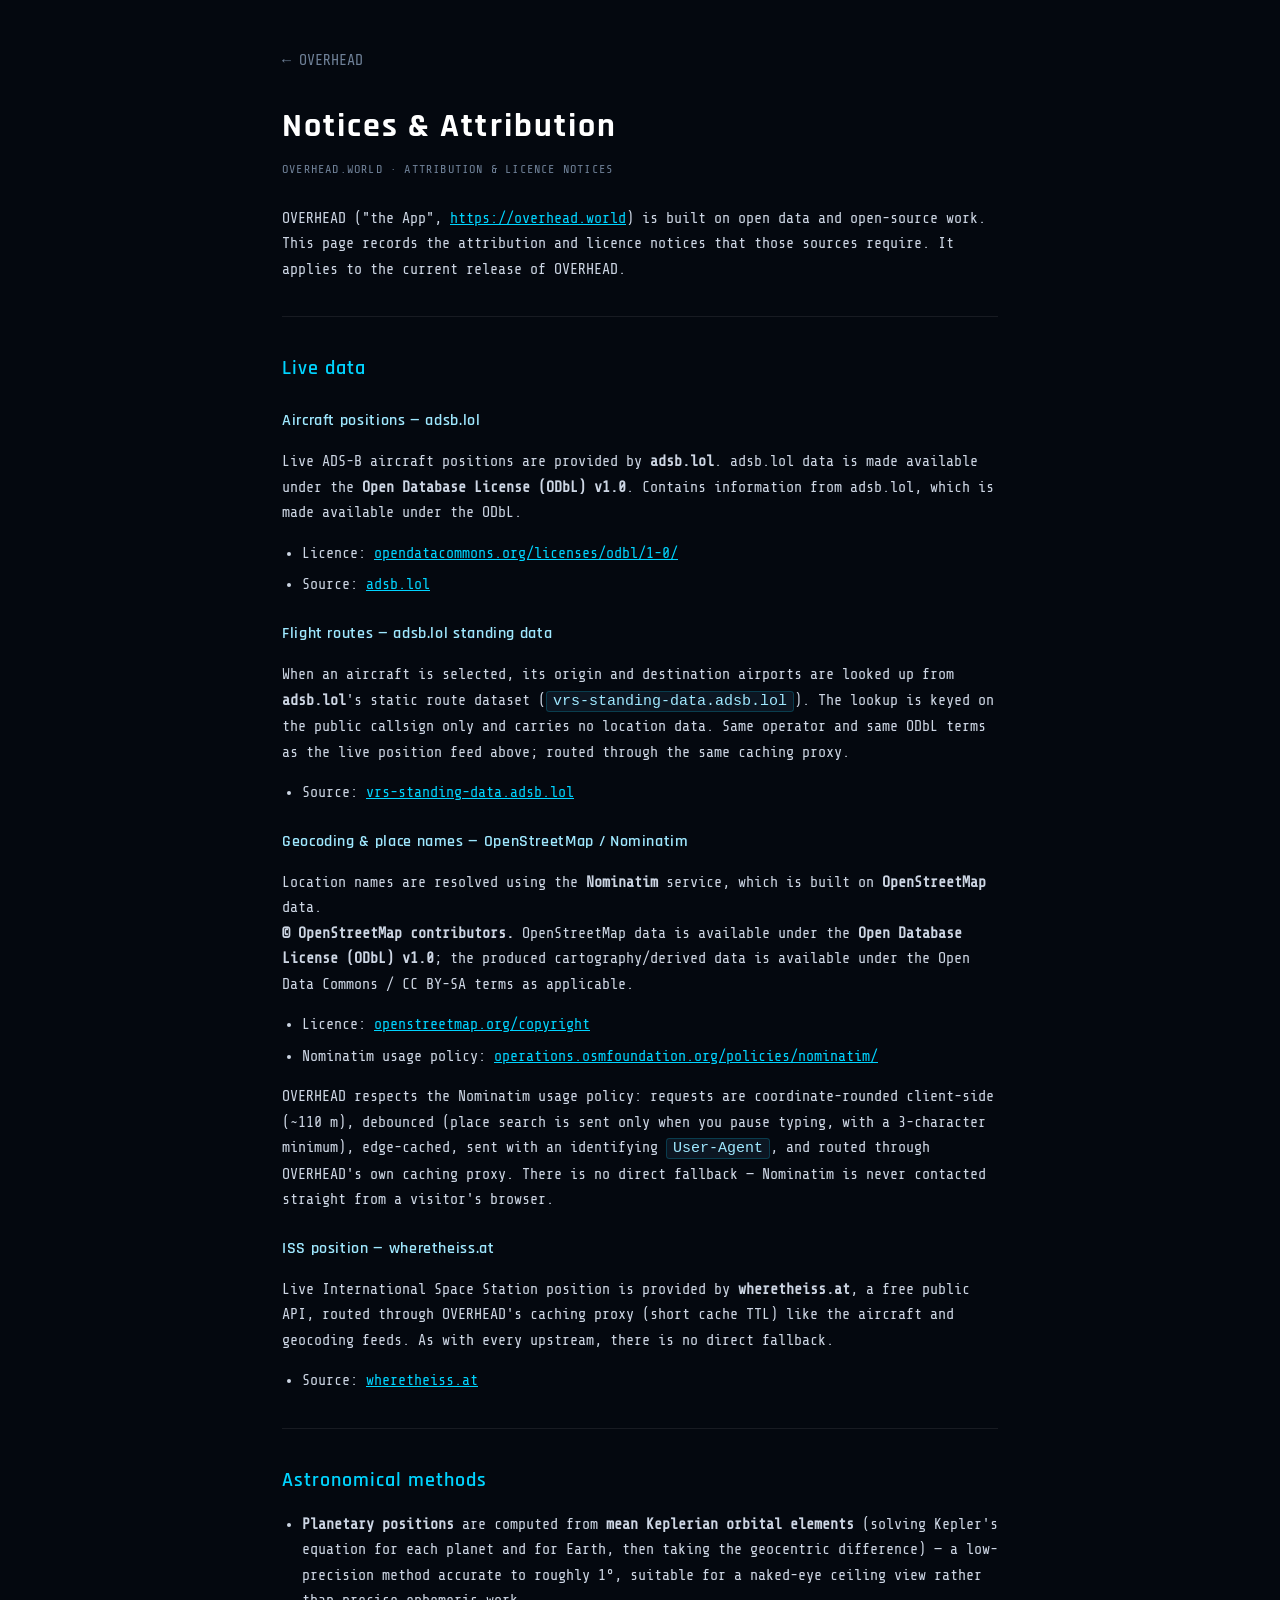
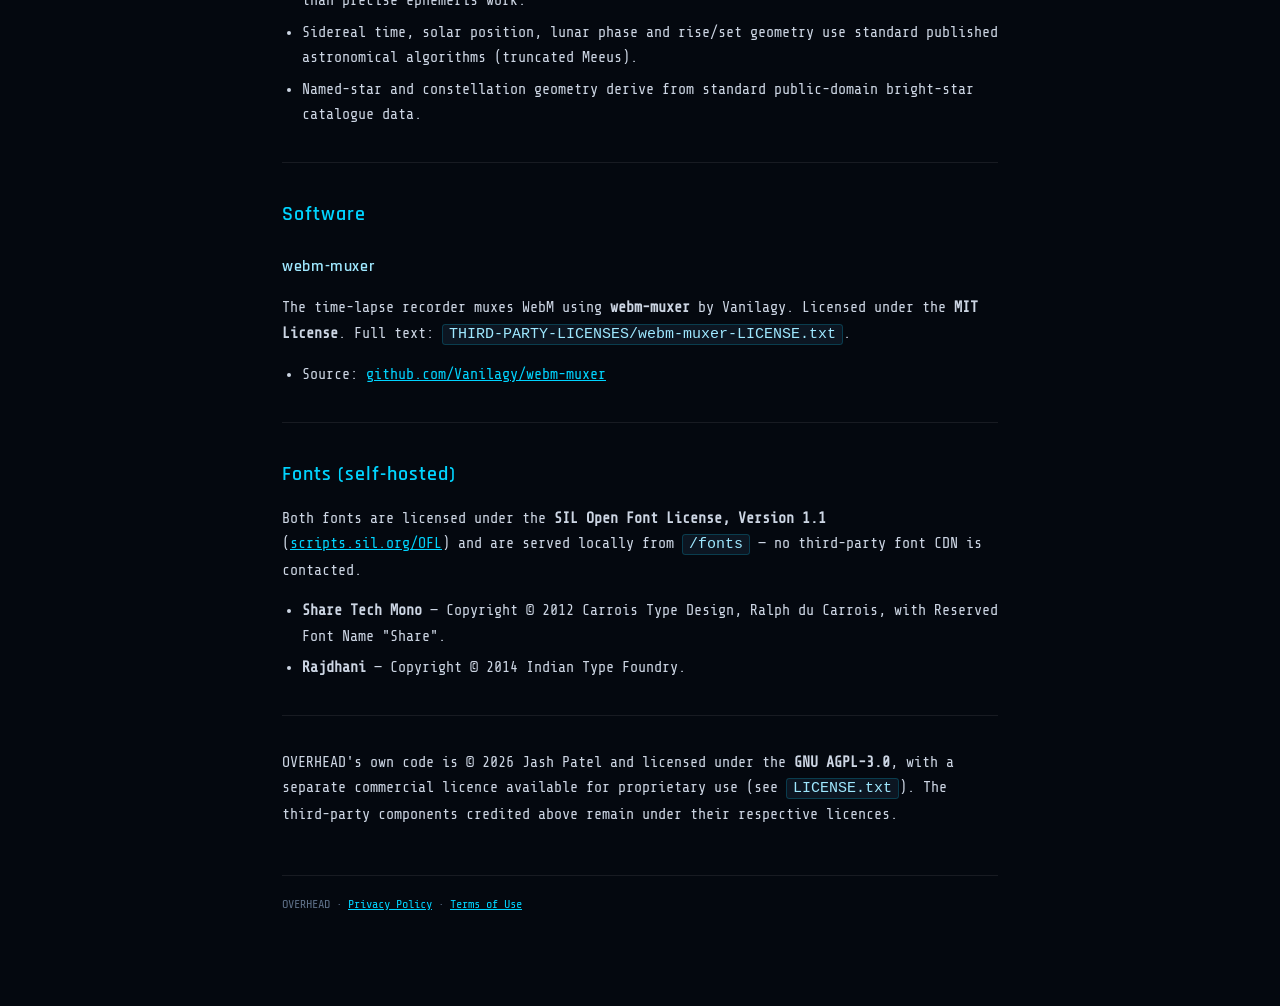
<file: NOTICE.html>
<!DOCTYPE html>
<html lang="en">
<head>
<meta charset="utf-8">
<meta name="viewport" content="width=device-width, initial-scale=1">
<meta name="robots" content="all">
<title>OVERHEAD — Notices &amp; Attribution</title>
<style>
  @font-face{font-family:'Rajdhani';font-weight:700;font-display:swap;
    src:url('fonts/rajdhani-latin-700-normal.woff2') format('woff2')}
  @font-face{font-family:'Rajdhani';font-weight:600;font-display:swap;
    src:url('fonts/rajdhani-latin-600-normal.woff2') format('woff2')}
  @font-face{font-family:'Share Tech Mono';font-weight:400;font-display:swap;
    src:url('fonts/share-tech-mono-latin-400-normal.woff2') format('woff2')}
  :root{--accent:#00d4ff;--amber:#ffb347}
  *{box-sizing:border-box}
  body{margin:0;background:#04080f;color:#cdd6e4;font-family:'Share Tech Mono',monospace;
    line-height:1.7;font-size:15px}
  .wrap{max-width:760px;margin:0 auto;padding:48px 22px 96px}
  h1{font-family:'Rajdhani',sans-serif;font-weight:700;letter-spacing:.06em;color:#fff;
    font-size:34px;margin:0 0 4px}
  h2{font-family:'Rajdhani',sans-serif;font-weight:600;letter-spacing:.05em;color:var(--accent);
    font-size:20px;margin:34px 0 8px}
  h3{font-family:'Rajdhani',sans-serif;font-weight:600;letter-spacing:.04em;color:#9fe8ff;
    font-size:16px;margin:22px 0 6px}
  .sub{color:#6f8198;letter-spacing:.1em;font-size:12px;text-transform:uppercase;margin-bottom:26px}
  a{color:var(--accent)}
  .banner{border:1px solid rgba(255,179,71,.4);background:rgba(255,179,71,.06);
    border-left:3px solid var(--amber);padding:12px 16px;margin:22px 0;color:#ffd9a3;font-size:13px}
  ul{padding-left:20px}
  li{margin:6px 0}
  code{background:#0c1622;border:1px solid rgba(0,212,255,.2);padding:1px 6px;border-radius:3px;color:#9fe8ff}
  hr{border:none;border-top:1px solid rgba(255,255,255,.08);margin:34px 0}
  footer{margin-top:48px;border-top:1px solid rgba(255,255,255,.08);padding-top:18px;color:#5e7088;font-size:12px}
  .back{display:inline-block;margin-bottom:24px;color:#6f8198;text-decoration:none}
</style>
</head>
<body>
<div class="wrap">
  <a class="back" href="/">&larr; OVERHEAD</a>
  <h1>Notices &amp; Attribution</h1>
  <div class="sub">overhead.world &middot; attribution &amp; licence notices</div>

  <p>OVERHEAD ("the App", <a href="https://overhead.world">https://overhead.world</a>) is built on
  open data and open-source work. This page records the attribution and licence notices that those
  sources require. It applies to the current release of OVERHEAD.</p>

  <hr>

  <h2>Live data</h2>

  <h3>Aircraft positions — adsb.lol</h3>
  <p>Live ADS-B aircraft positions are provided by <strong>adsb.lol</strong>.
  adsb.lol data is made available under the <strong>Open Database License (ODbL) v1.0</strong>.
  Contains information from adsb.lol, which is made available under the ODbL.</p>
  <ul>
    <li>Licence: <a href="https://opendatacommons.org/licenses/odbl/1-0/">opendatacommons.org/licenses/odbl/1-0/</a></li>
    <li>Source: <a href="https://adsb.lol">adsb.lol</a></li>
  </ul>

  <h3>Flight routes — adsb.lol standing data</h3>
  <p>When an aircraft is selected, its origin and destination airports are looked up from
  <strong>adsb.lol</strong>'s static route dataset
  (<code>vrs-standing-data.adsb.lol</code>). The lookup is keyed on the public callsign only and
  carries no location data. Same operator and same ODbL terms as the live position feed above;
  routed through the same caching proxy.</p>
  <ul>
    <li>Source: <a href="https://vrs-standing-data.adsb.lol">vrs-standing-data.adsb.lol</a></li>
  </ul>

  <h3>Geocoding &amp; place names — OpenStreetMap / Nominatim</h3>
  <p>Location names are resolved using the <strong>Nominatim</strong> service, which is built on
  <strong>OpenStreetMap</strong> data.<br>
  <strong>&copy; OpenStreetMap contributors.</strong> OpenStreetMap data is available under the
  <strong>Open Database License (ODbL) v1.0</strong>; the produced cartography/derived data is
  available under the Open Data Commons / CC BY-SA terms as applicable.</p>
  <ul>
    <li>Licence: <a href="https://www.openstreetmap.org/copyright">openstreetmap.org/copyright</a></li>
    <li>Nominatim usage policy: <a href="https://operations.osmfoundation.org/policies/nominatim/">operations.osmfoundation.org/policies/nominatim/</a></li>
  </ul>
  <p>OVERHEAD respects the Nominatim usage policy: requests are coordinate-rounded client-side
  (~110&nbsp;m), debounced (place search is sent only when you pause typing, with a 3-character
  minimum), edge-cached, sent with an identifying <code>User-Agent</code>, and routed through
  OVERHEAD's own caching proxy. There is no direct fallback — Nominatim is never contacted
  straight from a visitor's browser.</p>

  <h3>ISS position — wheretheiss.at</h3>
  <p>Live International Space Station position is provided by <strong>wheretheiss.at</strong>, a
  free public API, routed through OVERHEAD's caching proxy (short cache TTL) like the aircraft and
  geocoding feeds. As with every upstream, there is no direct fallback.</p>
  <ul>
    <li>Source: <a href="https://wheretheiss.at">wheretheiss.at</a></li>
  </ul>

  <hr>

  <h2>Astronomical methods</h2>
  <ul>
    <li><strong>Planetary positions</strong> are computed from <strong>mean Keplerian orbital
      elements</strong> (solving Kepler's equation for each planet and for Earth, then taking the
      geocentric difference) — a low-precision method accurate to roughly 1&deg;, suitable for a
      naked-eye ceiling view rather than precise ephemeris work.</li>
    <li>Sidereal time, solar position, lunar phase and rise/set geometry use standard published
      astronomical algorithms (truncated Meeus).</li>
    <li>Named-star and constellation geometry derive from standard public-domain bright-star
      catalogue data.</li>
  </ul>

  <hr>

  <h2>Software</h2>
  <h3>webm-muxer</h3>
  <p>The time-lapse recorder muxes WebM using <strong>webm-muxer</strong> by Vanilagy.
  Licensed under the <strong>MIT License</strong>. Full text:
  <code>THIRD-PARTY-LICENSES/webm-muxer-LICENSE.txt</code>.</p>
  <ul>
    <li>Source: <a href="https://github.com/Vanilagy/webm-muxer">github.com/Vanilagy/webm-muxer</a></li>
  </ul>

  <hr>

  <h2>Fonts (self-hosted)</h2>
  <p>Both fonts are licensed under the <strong>SIL Open Font License, Version 1.1</strong>
  (<a href="https://scripts.sil.org/OFL">scripts.sil.org/OFL</a>) and are served locally from
  <code>/fonts</code> — no third-party font CDN is contacted.</p>
  <ul>
    <li><strong>Share Tech Mono</strong> — Copyright &copy; 2012 Carrois Type Design,
      Ralph du Carrois, with Reserved Font Name "Share".</li>
    <li><strong>Rajdhani</strong> — Copyright &copy; 2014 Indian Type Foundry.</li>
  </ul>

  <hr>

  <p>OVERHEAD's own code is &copy; 2026 Jash Patel and licensed under the
  <strong>GNU AGPL-3.0</strong>, with a separate commercial licence available for proprietary use
  (see <code>LICENSE.txt</code>). The third-party components credited above remain under their
  respective licences.</p>

  <footer>OVERHEAD &middot; <a href="PRIVACY.html">Privacy Policy</a> &middot;
    <a href="TERMS.html">Terms of Use</a></footer>
</div>
</body>
</html>
</file>
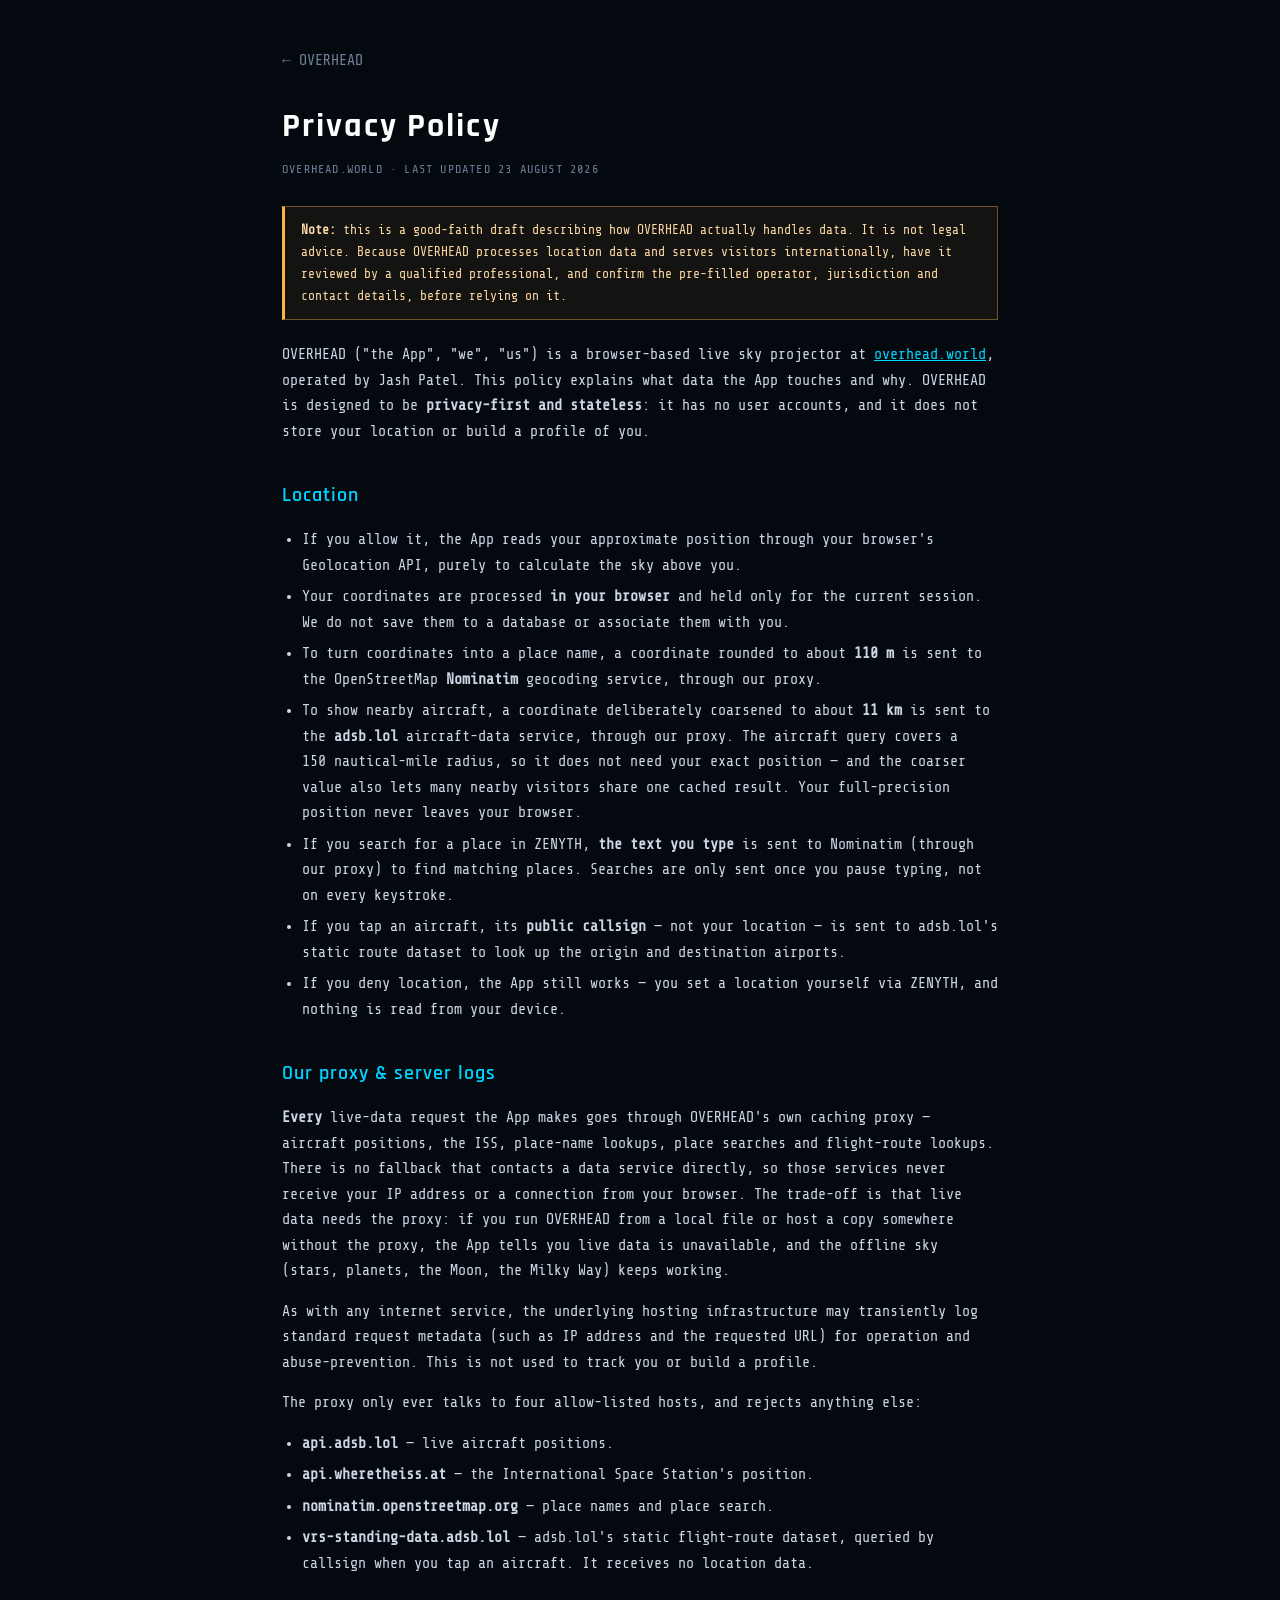
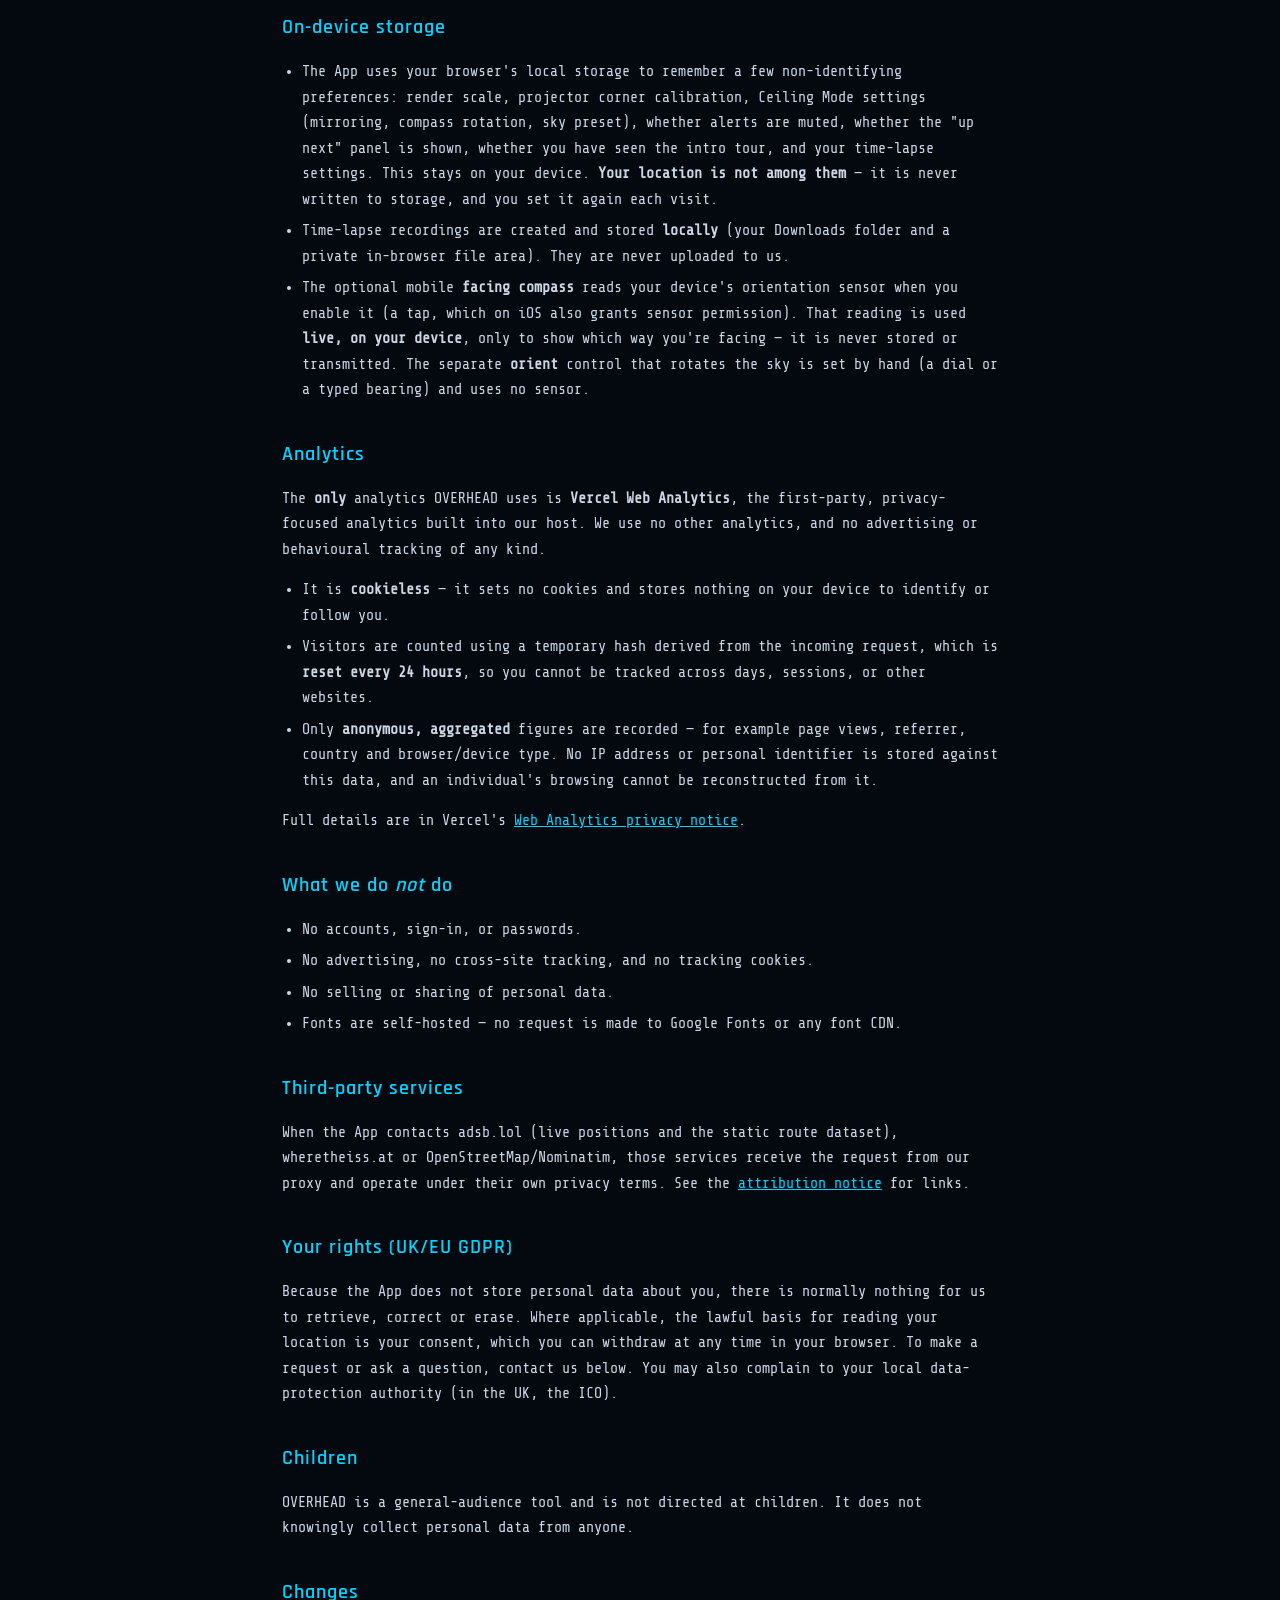
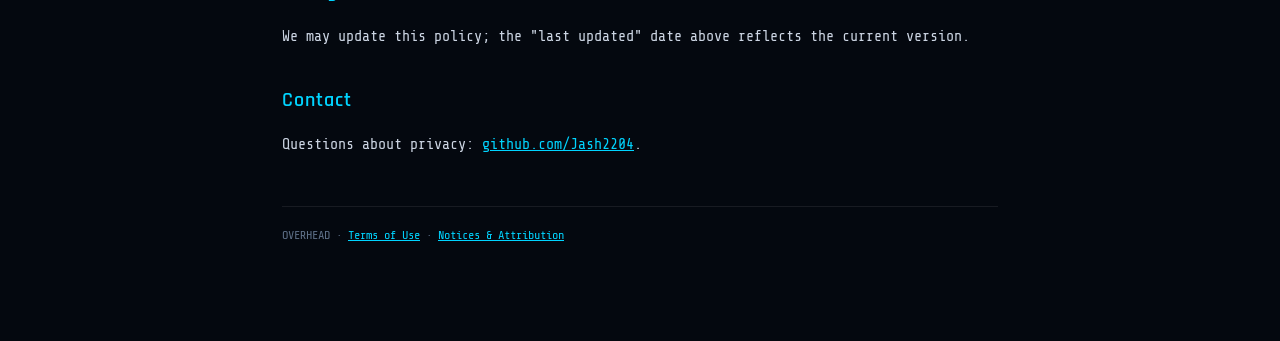
<file: PRIVACY.html>
<!DOCTYPE html>
<html lang="en">
<head>
<meta charset="utf-8">
<meta name="viewport" content="width=device-width, initial-scale=1">
<meta name="robots" content="all">
<title>OVERHEAD — Privacy Policy</title>
<style>
  @font-face{font-family:'Rajdhani';font-weight:700;font-display:swap;
    src:url('fonts/rajdhani-latin-700-normal.woff2') format('woff2')}
  @font-face{font-family:'Rajdhani';font-weight:600;font-display:swap;
    src:url('fonts/rajdhani-latin-600-normal.woff2') format('woff2')}
  @font-face{font-family:'Share Tech Mono';font-weight:400;font-display:swap;
    src:url('fonts/share-tech-mono-latin-400-normal.woff2') format('woff2')}
  :root{--accent:#00d4ff;--amber:#ffb347}
  *{box-sizing:border-box}
  body{margin:0;background:#04080f;color:#cdd6e4;font-family:'Share Tech Mono',monospace;
    line-height:1.7;font-size:15px}
  .wrap{max-width:760px;margin:0 auto;padding:48px 22px 96px}
  h1{font-family:'Rajdhani',sans-serif;font-weight:700;letter-spacing:.06em;color:#fff;
    font-size:34px;margin:0 0 4px}
  h2{font-family:'Rajdhani',sans-serif;font-weight:600;letter-spacing:.05em;color:var(--accent);
    font-size:20px;margin:34px 0 8px}
  .sub{color:#6f8198;letter-spacing:.1em;font-size:12px;text-transform:uppercase;margin-bottom:26px}
  a{color:var(--accent)}
  .banner{border:1px solid rgba(255,179,71,.4);background:rgba(255,179,71,.06);
    border-left:3px solid var(--amber);padding:12px 16px;margin:22px 0;color:#ffd9a3;font-size:13px}
  ul{padding-left:20px}
  li{margin:6px 0}
  code{background:#0c1622;border:1px solid rgba(0,212,255,.2);padding:1px 6px;border-radius:3px;color:#9fe8ff}
  footer{margin-top:48px;border-top:1px solid rgba(255,255,255,.08);padding-top:18px;color:#5e7088;font-size:12px}
  .back{display:inline-block;margin-bottom:24px;color:#6f8198;text-decoration:none}
</style>
</head>
<body>
<div class="wrap">
  <a class="back" href="/">&larr; OVERHEAD</a>
  <h1>Privacy Policy</h1>
  <div class="sub">overhead.world &middot; last updated 23 August 2026</div>

  <div class="banner"><strong>Note:</strong> this is a good-faith draft describing how OVERHEAD
  actually handles data. It is not legal advice. Because OVERHEAD processes location data and
  serves visitors internationally, have it reviewed by a qualified professional, and confirm the pre-filled operator, jurisdiction and contact details, before relying on it.</div>

  <p>OVERHEAD ("the App", "we", "us") is a browser-based live sky projector at
  <a href="https://overhead.world">overhead.world</a>, operated by Jash Patel.
  This policy explains what data the App touches and why. OVERHEAD is designed to be
  <strong>privacy-first and stateless</strong>: it has no user accounts, and it does not store
  your location or build a profile of you.</p>

  <h2>Location</h2>
  <ul>
    <li>If you allow it, the App reads your approximate position through your browser's
      Geolocation API, purely to calculate the sky above you.</li>
    <li>Your coordinates are processed <strong>in your browser</strong> and held only for the
      current session. We do not save them to a database or associate them with you.</li>
    <li>To turn coordinates into a place name, a coordinate rounded to about
      <strong>110&nbsp;m</strong> is sent to the OpenStreetMap <strong>Nominatim</strong>
      geocoding service, through our proxy.</li>
    <li>To show nearby aircraft, a coordinate deliberately coarsened to about
      <strong>11&nbsp;km</strong> is sent to the <strong>adsb.lol</strong> aircraft-data service,
      through our proxy. The aircraft query covers a 150&nbsp;nautical-mile radius, so it does not
      need your exact position — and the coarser value also lets many nearby visitors share one
      cached result. Your full-precision position never leaves your browser.</li>
    <li>If you search for a place in ZENYTH, <strong>the text you type</strong> is sent to
      Nominatim (through our proxy) to find matching places. Searches are only sent once you pause
      typing, not on every keystroke.</li>
    <li>If you tap an aircraft, its <strong>public callsign</strong> — not your location — is sent
      to adsb.lol's static route dataset to look up the origin and destination airports.</li>
    <li>If you deny location, the App still works — you set a location yourself via ZENYTH, and
      nothing is read from your device.</li>
  </ul>

  <h2>Our proxy &amp; server logs</h2>
  <p><strong>Every</strong> live-data request the App makes goes through OVERHEAD's own caching
  proxy — aircraft positions, the ISS, place-name lookups, place searches and flight-route
  lookups. There is no fallback that contacts a data service directly, so those services never
  receive your IP address or a connection from your browser. The trade-off is that live data
  needs the proxy: if you run OVERHEAD from a local file or host a copy somewhere without the
  proxy, the App tells you live data is unavailable, and the offline sky (stars, planets, the
  Moon, the Milky Way) keeps working.</p>
  <p>As with any internet service, the underlying hosting infrastructure may transiently log
  standard request metadata (such as IP address and the requested URL) for operation and
  abuse-prevention. This is not used to track you or build a profile.</p>
  <p>The proxy only ever talks to four allow-listed hosts, and rejects anything else:</p>
  <ul>
    <li><strong>api.adsb.lol</strong> — live aircraft positions.</li>
    <li><strong>api.wheretheiss.at</strong> — the International Space Station's position.</li>
    <li><strong>nominatim.openstreetmap.org</strong> — place names and place search.</li>
    <li><strong>vrs-standing-data.adsb.lol</strong> — adsb.lol's static flight-route dataset,
      queried by callsign when you tap an aircraft. It receives no location data.</li>
  </ul>

  <h2>On-device storage</h2>
  <ul>
    <li>The App uses your browser's local storage to remember a few non-identifying
      preferences: render scale, projector corner calibration, Ceiling Mode settings
      (mirroring, compass rotation, sky preset), whether alerts are muted, whether the
      "up next" panel is shown, whether you have seen the intro tour, and your time-lapse
      settings. This stays on your device. <strong>Your location is not among them</strong> —
      it is never written to storage, and you set it again each visit.</li>
    <li>Time-lapse recordings are created and stored <strong>locally</strong> (your Downloads
      folder and a private in-browser file area). They are never uploaded to us.</li>
    <li>The optional mobile <strong>facing compass</strong> reads your device's orientation
      sensor when you enable it (a tap, which on iOS also grants sensor permission). That
      reading is used <strong>live, on your device</strong>, only to show which way you're
      facing — it is never stored or transmitted. The separate <strong>orient</strong> control
      that rotates the sky is set by hand (a dial or a typed bearing) and uses no sensor.</li>
  </ul>

  <h2>Analytics</h2>
  <p>The <strong>only</strong> analytics OVERHEAD uses is <strong>Vercel Web Analytics</strong>,
  the first-party, privacy-focused analytics built into our host. We use no other analytics, and no
  advertising or behavioural tracking of any kind.</p>
  <ul>
    <li>It is <strong>cookieless</strong> — it sets no cookies and stores nothing on your device to
      identify or follow you.</li>
    <li>Visitors are counted using a temporary hash derived from the incoming request, which is
      <strong>reset every 24 hours</strong>, so you cannot be tracked across days, sessions, or
      other websites.</li>
    <li>Only <strong>anonymous, aggregated</strong> figures are recorded — for example page views,
      referrer, country and browser/device type. No IP address or personal identifier is stored
      against this data, and an individual's browsing cannot be reconstructed from it.</li>
  </ul>
  <p>Full details are in Vercel's
  <a href="https://vercel.com/docs/analytics/privacy-policy">Web Analytics privacy notice</a>.</p>

  <h2>What we do <em>not</em> do</h2>
  <ul>
    <li>No accounts, sign-in, or passwords.</li>
    <li>No advertising, no cross-site tracking, and no tracking cookies.</li>
    <li>No selling or sharing of personal data.</li>
    <li>Fonts are self-hosted — no request is made to Google Fonts or any font CDN.</li>
  </ul>

  <h2>Third-party services</h2>
  <p>When the App contacts adsb.lol (live positions and the static route dataset),
  wheretheiss.at or OpenStreetMap/Nominatim, those services receive the request from our proxy
  and operate under their own privacy terms. See the
  <a href="NOTICE.html">attribution notice</a> for links.</p>

  <h2>Your rights (UK/EU GDPR)</h2>
  <p>Because the App does not store personal data about you, there is normally nothing for us to
  retrieve, correct or erase. Where applicable, the lawful basis for reading your location is your
  consent, which you can withdraw at any time in your browser. To make a request or ask a
  question, contact us below. You may also complain to your local data-protection authority
  (in the UK, the ICO).</p>

  <h2>Children</h2>
  <p>OVERHEAD is a general-audience tool and is not directed at children. It does not knowingly
  collect personal data from anyone.</p>

  <h2>Changes</h2>
  <p>We may update this policy; the "last updated" date above reflects the current version.</p>

  <h2>Contact</h2>
  <p>Questions about privacy: <a href="https://github.com/Jash2204">github.com/Jash2204</a>.</p>

  <footer>OVERHEAD &middot; <a href="TERMS.html">Terms of Use</a> &middot;
    <a href="NOTICE.html">Notices &amp; Attribution</a></footer>
</div>
</body>
</html>
</file>
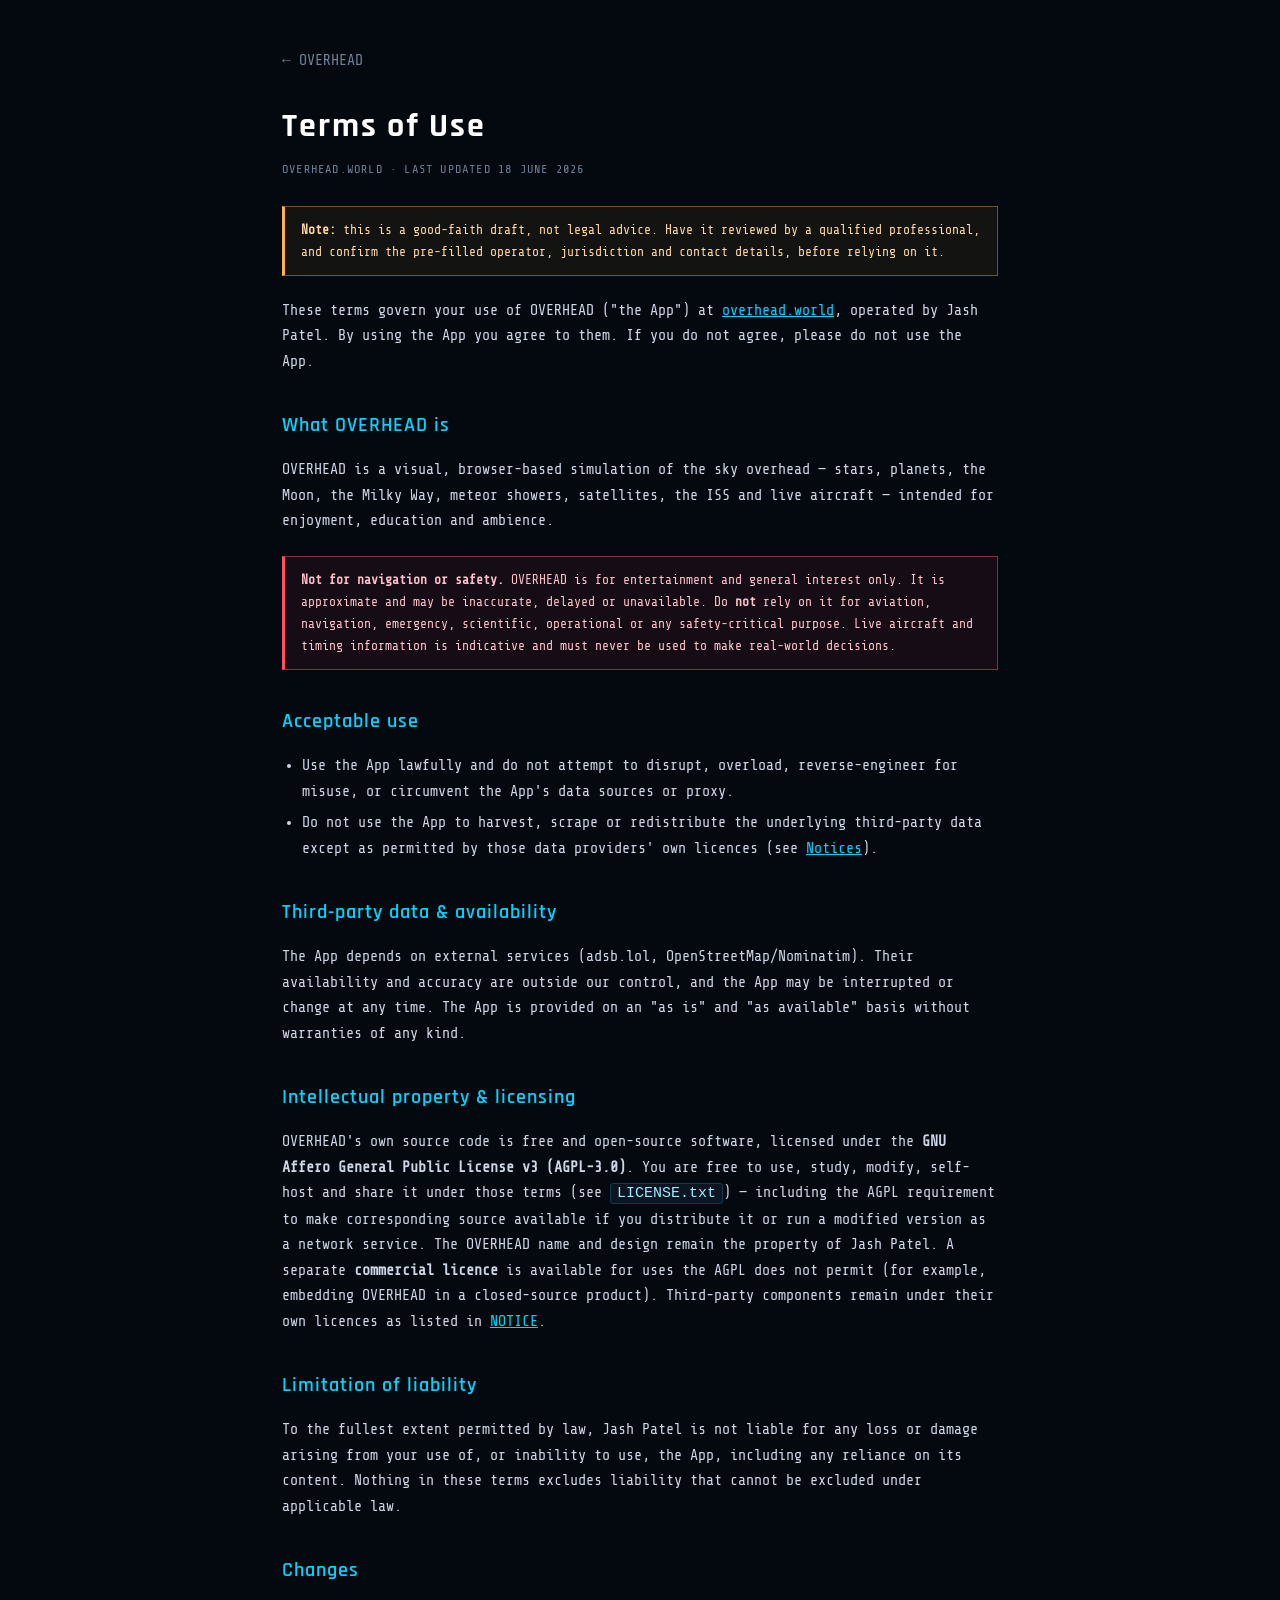
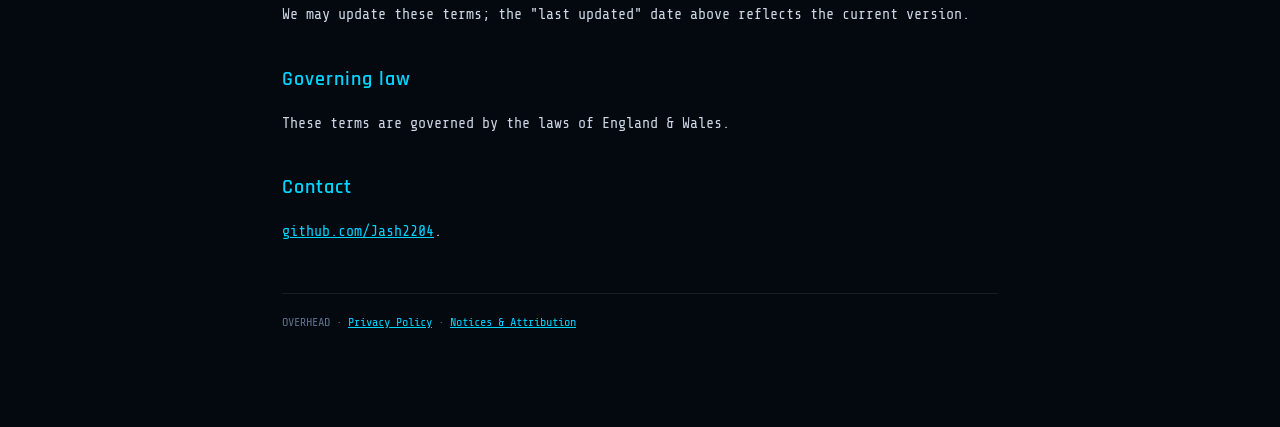
<file: TERMS.html>
<!DOCTYPE html>
<html lang="en">
<head>
<meta charset="utf-8">
<meta name="viewport" content="width=device-width, initial-scale=1">
<meta name="robots" content="all">
<title>OVERHEAD — Terms of Use</title>
<style>
  @font-face{font-family:'Rajdhani';font-weight:700;font-display:swap;
    src:url('fonts/rajdhani-latin-700-normal.woff2') format('woff2')}
  @font-face{font-family:'Rajdhani';font-weight:600;font-display:swap;
    src:url('fonts/rajdhani-latin-600-normal.woff2') format('woff2')}
  @font-face{font-family:'Share Tech Mono';font-weight:400;font-display:swap;
    src:url('fonts/share-tech-mono-latin-400-normal.woff2') format('woff2')}
  :root{--accent:#00d4ff;--amber:#ffb347}
  *{box-sizing:border-box}
  body{margin:0;background:#04080f;color:#cdd6e4;font-family:'Share Tech Mono',monospace;
    line-height:1.7;font-size:15px}
  .wrap{max-width:760px;margin:0 auto;padding:48px 22px 96px}
  h1{font-family:'Rajdhani',sans-serif;font-weight:700;letter-spacing:.06em;color:#fff;
    font-size:34px;margin:0 0 4px}
  h2{font-family:'Rajdhani',sans-serif;font-weight:600;letter-spacing:.05em;color:var(--accent);
    font-size:20px;margin:34px 0 8px}
  .sub{color:#6f8198;letter-spacing:.1em;font-size:12px;text-transform:uppercase;margin-bottom:26px}
  a{color:var(--accent)}
  .banner{border:1px solid rgba(255,179,71,.4);background:rgba(255,179,71,.06);
    border-left:3px solid var(--amber);padding:12px 16px;margin:22px 0;color:#ffd9a3;font-size:13px}
  .danger{border-color:rgba(255,80,100,.5);border-left-color:#ff5064;background:rgba(255,80,100,.07);color:#ffc2cb}
  ul{padding-left:20px} li{margin:6px 0}
  code{background:#0c1622;border:1px solid rgba(0,212,255,.2);padding:1px 6px;border-radius:3px;color:#9fe8ff}
  footer{margin-top:48px;border-top:1px solid rgba(255,255,255,.08);padding-top:18px;color:#5e7088;font-size:12px}
  .back{display:inline-block;margin-bottom:24px;color:#6f8198;text-decoration:none}
</style>
</head>
<body>
<div class="wrap">
  <a class="back" href="/">&larr; OVERHEAD</a>
  <h1>Terms of Use</h1>
  <div class="sub">overhead.world &middot; last updated 18 June 2026</div>

  <div class="banner"><strong>Note:</strong> this is a good-faith draft, not legal advice. Have it
  reviewed by a qualified professional, and confirm the pre-filled operator, jurisdiction and contact details,
  before relying on it.</div>

  <p>These terms govern your use of OVERHEAD ("the App") at
  <a href="https://overhead.world">overhead.world</a>, operated by Jash Patel. By using the
  App you agree to them. If you do not agree, please do not use the App.</p>

  <h2>What OVERHEAD is</h2>
  <p>OVERHEAD is a visual, browser-based simulation of the sky overhead — stars, planets, the Moon,
  the Milky Way, meteor showers, satellites, the ISS and live aircraft — intended for enjoyment,
  education and ambience.</p>

  <div class="banner danger"><strong>Not for navigation or safety.</strong> OVERHEAD is for
  entertainment and general interest only. It is approximate and may be inaccurate, delayed or
  unavailable. Do <strong>not</strong> rely on it for aviation, navigation, emergency, scientific,
  operational or any safety-critical purpose. Live aircraft and timing information is indicative
  and must never be used to make real-world decisions.</div>

  <h2>Acceptable use</h2>
  <ul>
    <li>Use the App lawfully and do not attempt to disrupt, overload, reverse-engineer for
      misuse, or circumvent the App's data sources or proxy.</li>
    <li>Do not use the App to harvest, scrape or redistribute the underlying third-party data
      except as permitted by those data providers' own licences (see
      <a href="NOTICE.html">Notices</a>).</li>
  </ul>

  <h2>Third-party data &amp; availability</h2>
  <p>The App depends on external services (adsb.lol, OpenStreetMap/Nominatim). Their availability
  and accuracy are outside our control, and the App may be interrupted or change at any time. The
  App is provided on an "as is" and "as available" basis without warranties of any kind.</p>

  <h2>Intellectual property &amp; licensing</h2>
  <p>OVERHEAD's own source code is free and open-source software, licensed under the
  <strong>GNU Affero General Public License v3 (AGPL-3.0)</strong>. You are free to use, study,
  modify, self-host and share it under those terms (see <code>LICENSE.txt</code>) — including the
  AGPL requirement to make corresponding source available if you distribute it or run a modified
  version as a network service. The OVERHEAD name and design remain the property of Jash Patel.
  A separate <strong>commercial licence</strong> is available for uses the AGPL does not permit
  (for example, embedding OVERHEAD in a closed-source product). Third-party components remain under
  their own licences as listed in
  <a href="NOTICE.html">NOTICE</a>.</p>

  <h2>Limitation of liability</h2>
  <p>To the fullest extent permitted by law, Jash Patel is not liable for any loss or damage
  arising from your use of, or inability to use, the App, including any reliance on its content.
  Nothing in these terms excludes liability that cannot be excluded under applicable law.</p>

  <h2>Changes</h2>
  <p>We may update these terms; the "last updated" date above reflects the current version.</p>

  <h2>Governing law</h2>
  <p>These terms are governed by the laws of England &amp; Wales.</p>

  <h2>Contact</h2>
  <p><a href="https://github.com/Jash2204">github.com/Jash2204</a>.</p>

  <footer>OVERHEAD &middot; <a href="PRIVACY.html">Privacy Policy</a> &middot;
    <a href="NOTICE.html">Notices &amp; Attribution</a></footer>
</div>
</body>
</html>
</file>
